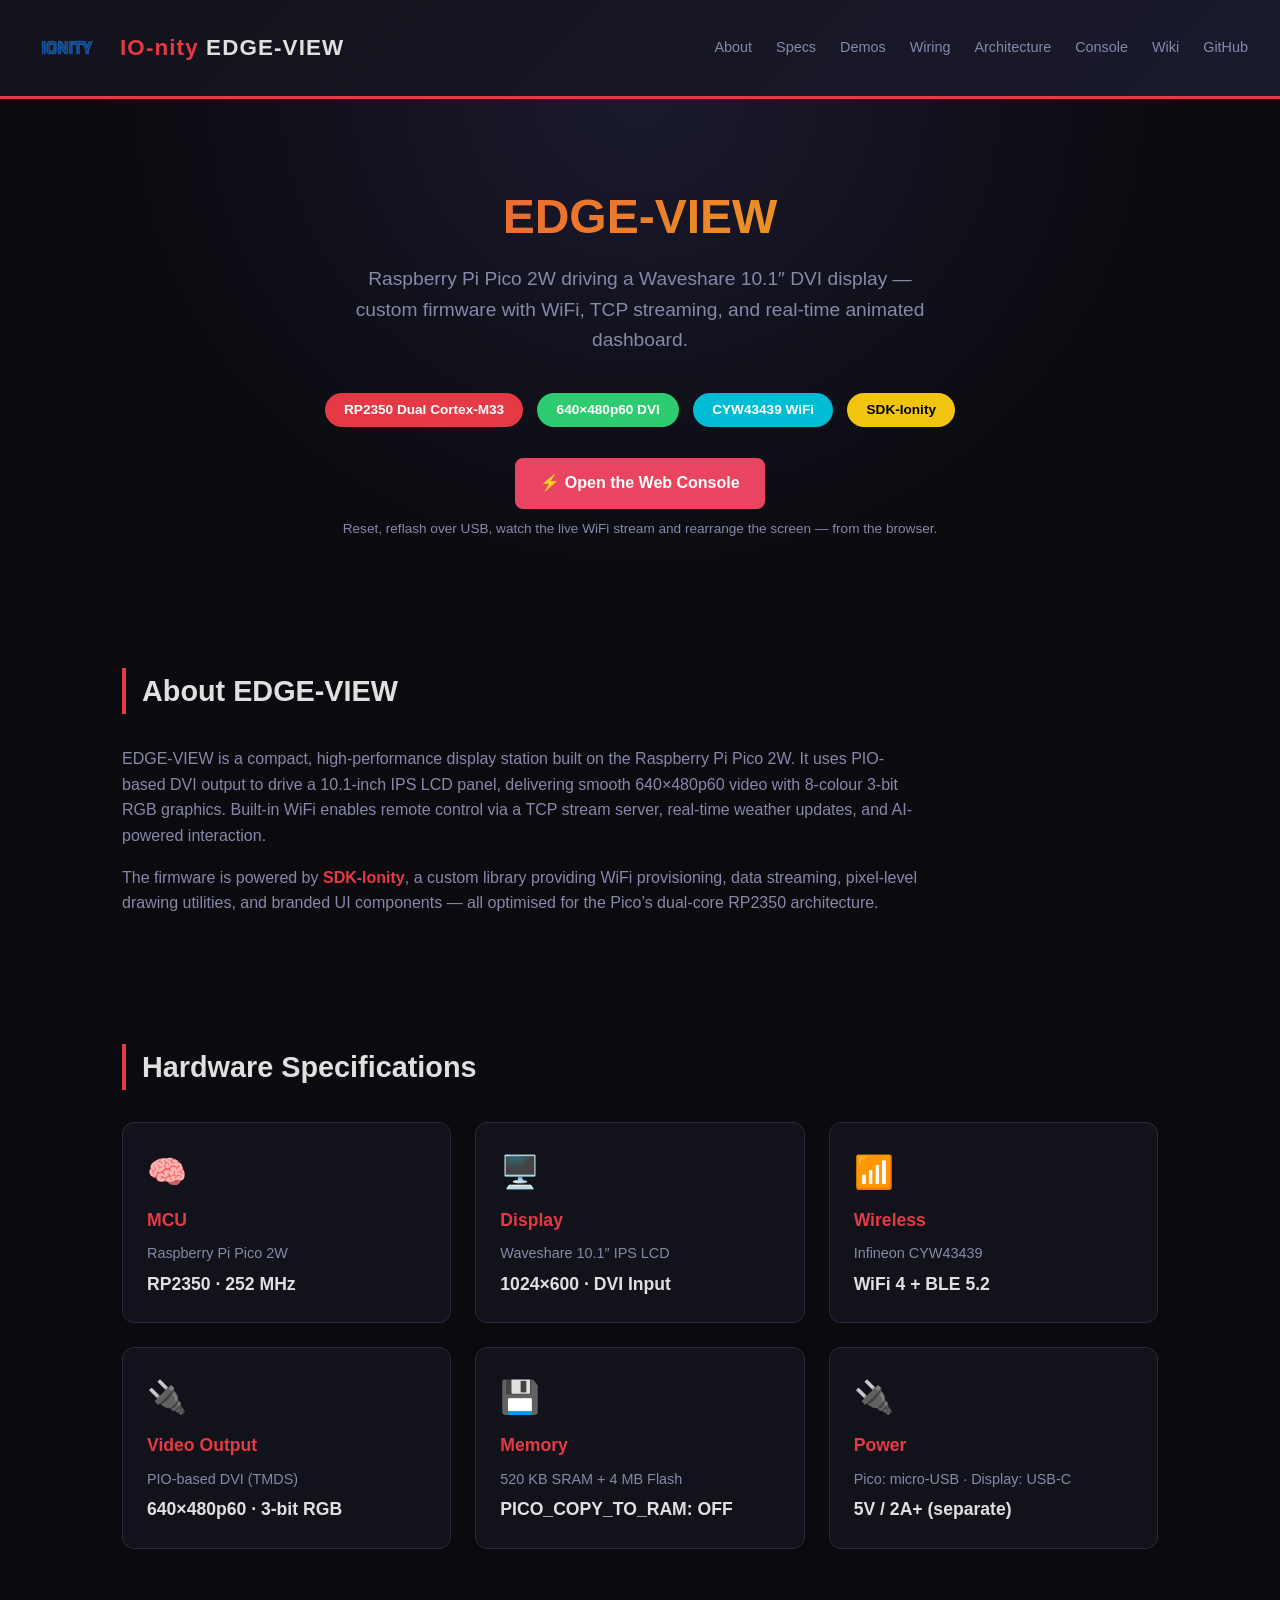
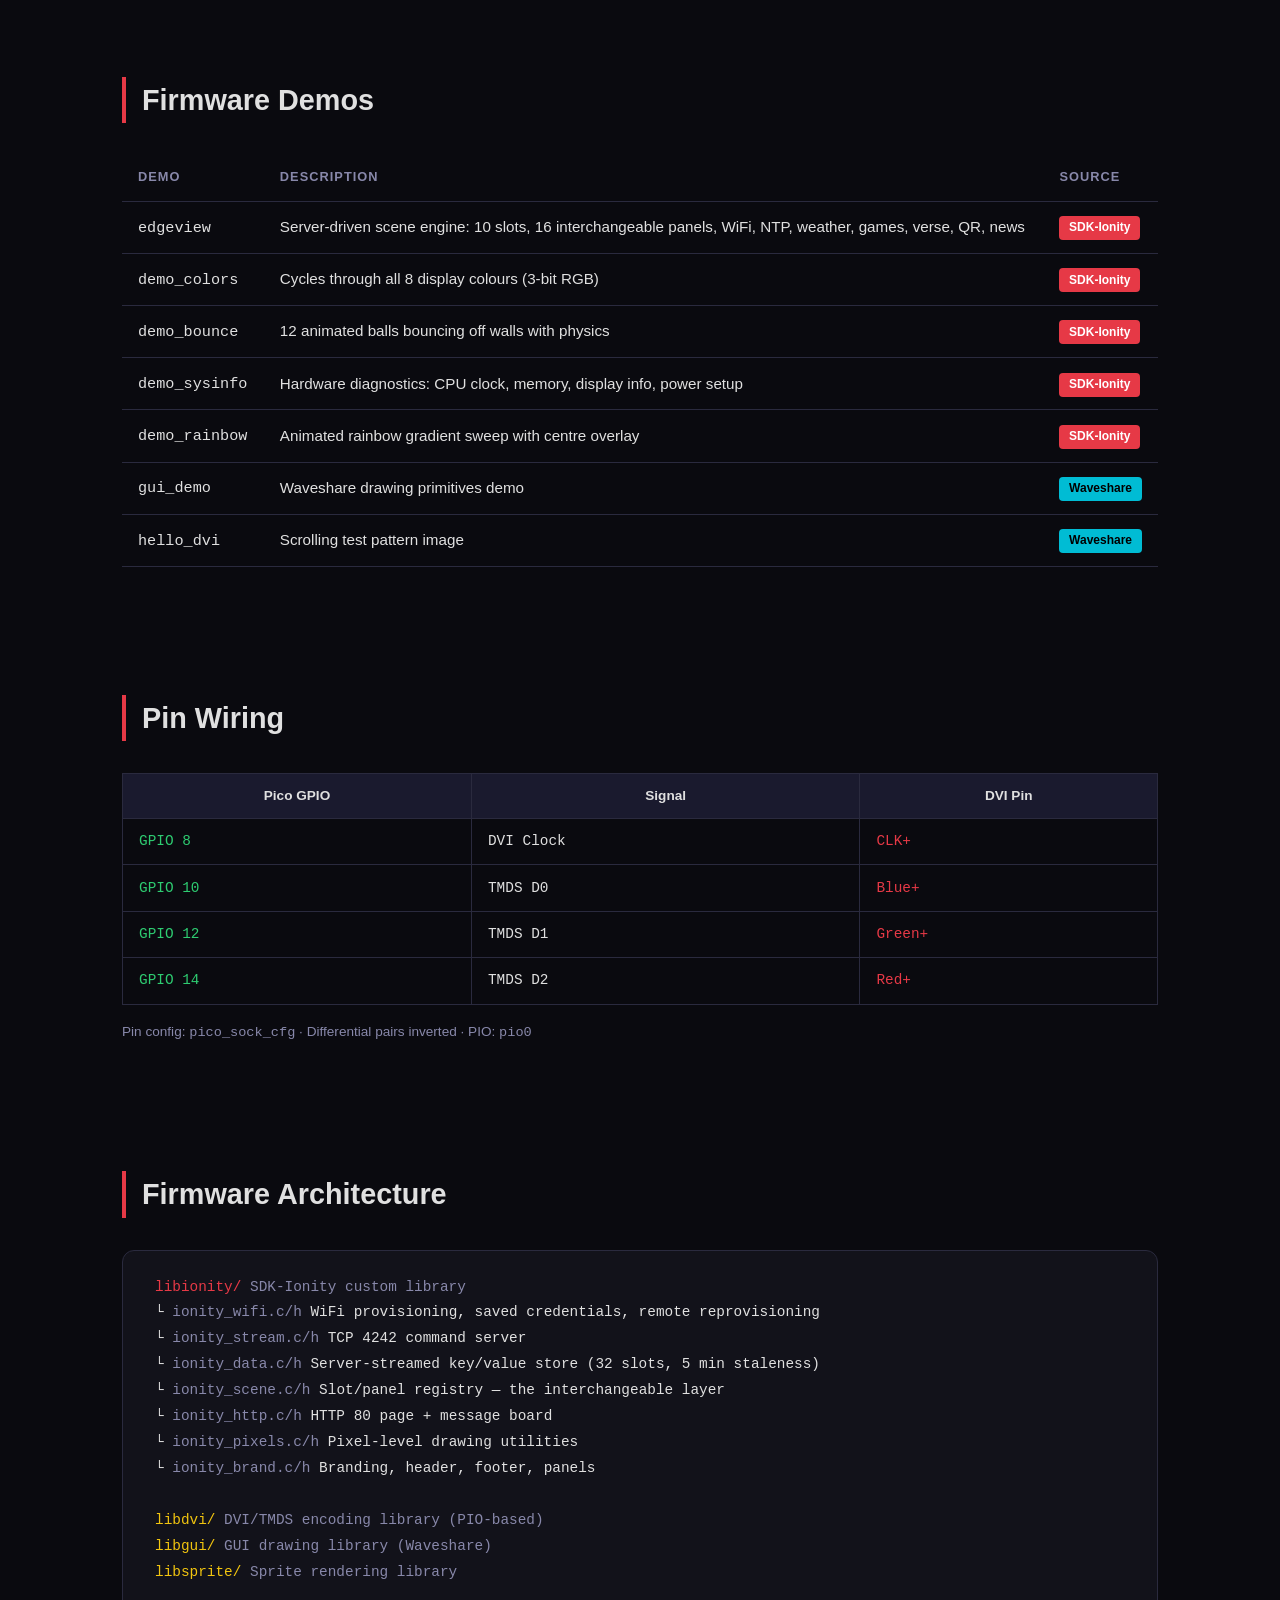
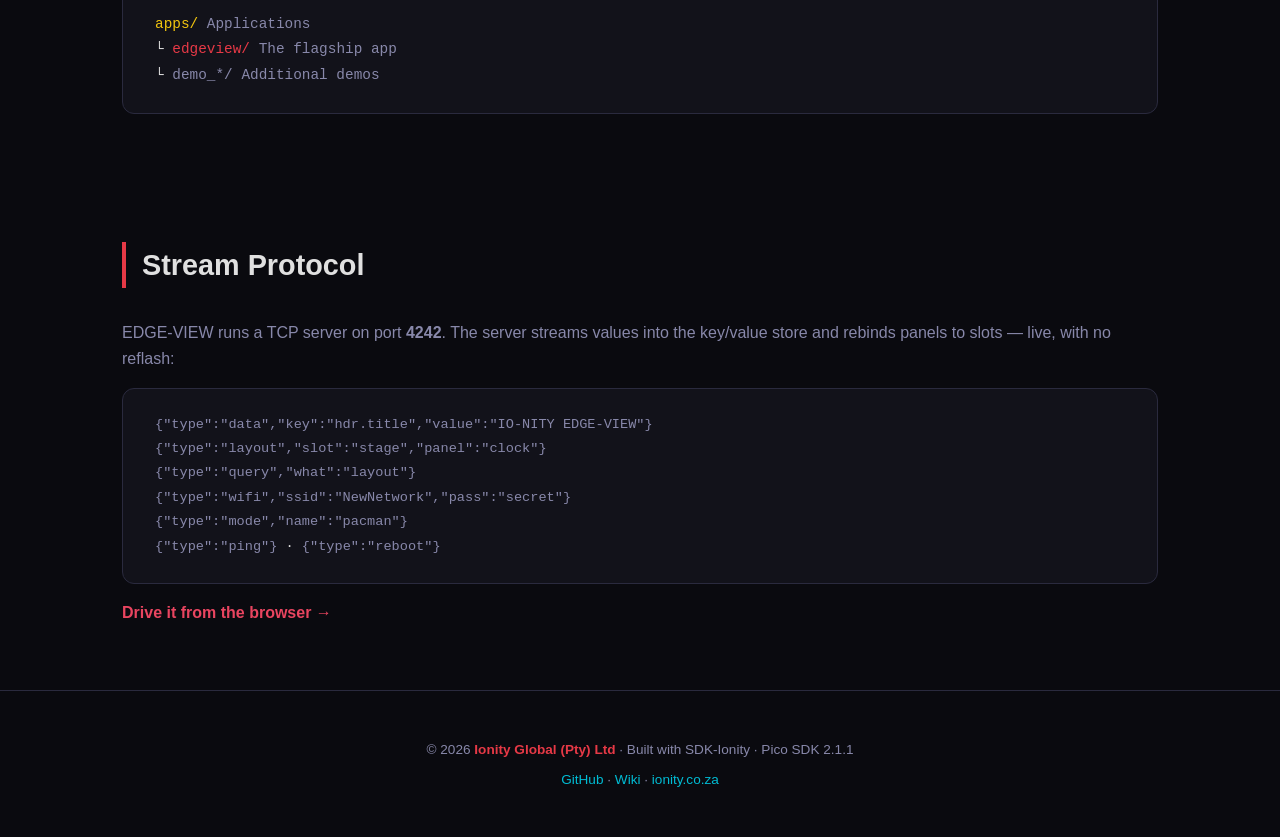
<file: docs/index.html>
<!DOCTYPE html>
<html lang="en">
<head>
    <meta charset="UTF-8">
    <meta name="viewport" content="width=device-width, initial-scale=1.0">
    <title>IO-nity EDGE-VIEW &mdash; server-driven Pico 2W display</title>
    <meta name="description" content="Raspberry Pi Pico 2W-powered DVI display station with WiFi, TCP streaming, and real-time dashboard.">
    <link rel="icon" type="image/x-icon" href="assets/ionity-logo.ico">
    <link rel="icon" type="image/png" sizes="32x32" href="assets/ionity-logo.ico">
    <style>
        :root {
            --red: #e63946;
            --red-dark: #b71c1c;
            --green: #2ecc71;
            --cyan: #00bcd4;
            --yellow: #f1c40f;
            --bg: #0a0a0f;
            --bg2: #12121a;
            --bg3: #1a1a2e;
            --text: #e0e0e0;
            --text-dim: #8888aa;
            --border: #2a2a3e;
        }
        * { margin: 0; padding: 0; box-sizing: border-box; }
        body {
            font-family: -apple-system, BlinkMacSystemFont, 'Segoe UI', Roboto, 'Helvetica Neue', Arial, sans-serif;
            background: var(--bg);
            color: var(--text);
            line-height: 1.6;
            overflow-x: hidden;
        }
        a { color: var(--cyan); text-decoration: none; }
        a:hover { color: var(--green); }

        /* ── Header ── */
        header {
            background: linear-gradient(135deg, var(--bg2) 0%, var(--bg3) 100%);
            border-bottom: 3px solid var(--red);
            padding: 1.5rem 2rem;
            display: flex;
            align-items: center;
            justify-content: space-between;
            flex-wrap: wrap;
            gap: 1rem;
        }
        header .logo {
            display: flex;
            align-items: center;
            gap: 1rem;
        }
        header .logo img { height: 48px; width: auto; }
        header .logo h1 {
            font-size: 1.4rem;
            font-weight: 700;
            letter-spacing: 0.05em;
        }
        header .logo h1 span { color: var(--red); }
        header nav { display: flex; gap: 1.5rem; flex-wrap: wrap; }
        header nav a {
            color: var(--text-dim);
            font-size: 0.9rem;
            font-weight: 500;
            transition: color 0.2s;
        }
        header nav a:hover { color: var(--red); }

        /* ── Hero ── */
        .hero {
            text-align: center;
            padding: 5rem 2rem 4rem;
            background: radial-gradient(ellipse at 50% 0%, var(--bg3) 0%, transparent 70%);
        }
        .hero h2 {
            font-size: 3rem;
            font-weight: 800;
            margin-bottom: 0.5rem;
            background: linear-gradient(135deg, var(--red), var(--yellow));
            -webkit-background-clip: text;
            -webkit-text-fill-color: transparent;
            background-clip: text;
        }
        .hero .subtitle {
            font-size: 1.2rem;
            color: var(--text-dim);
            max-width: 600px;
            margin: 0 auto 2rem;
        }
        .hero .badge {
            display: inline-block;
            background: var(--red);
            color: #fff;
            padding: 0.4rem 1.2rem;
            border-radius: 999px;
            font-size: 0.85rem;
            font-weight: 600;
            margin: 0.3rem;
        }
        .hero .badge.green { background: var(--green); }
        .hero .badge.cyan { background: var(--cyan); }
        .hero .badge.yellow { background: var(--yellow); color: #000; }

        /* ── Sections ── */
        section { padding: 4rem 2rem; max-width: 1100px; margin: 0 auto; }
        section h3 {
            font-size: 1.8rem;
            font-weight: 700;
            margin-bottom: 2rem;
            padding-left: 1rem;
            border-left: 4px solid var(--red);
        }
        section h4 {
            font-size: 1.1rem;
            font-weight: 600;
            margin-bottom: 0.5rem;
            color: var(--red);
        }

        /* ── Specs grid ── */
        .specs-grid {
            display: grid;
            grid-template-columns: repeat(auto-fit, minmax(280px, 1fr));
            gap: 1.5rem;
        }
        .spec-card {
            background: var(--bg2);
            border: 1px solid var(--border);
            border-radius: 12px;
            padding: 1.5rem;
            transition: border-color 0.2s, transform 0.2s;
        }
        .spec-card:hover {
            border-color: var(--red);
            transform: translateY(-2px);
        }
        .spec-card .icon { font-size: 2rem; margin-bottom: 0.5rem; }
        .spec-card p { color: var(--text-dim); font-size: 0.9rem; }
        .spec-card .value {
            font-size: 1.1rem;
            font-weight: 600;
            color: var(--text);
            margin-top: 0.3rem;
        }

        /* ── Demo table ── */
        .demo-table {
            width: 100%;
            border-collapse: collapse;
        }
        .demo-table th, .demo-table td {
            text-align: left;
            padding: 0.8rem 1rem;
            border-bottom: 1px solid var(--border);
        }
        .demo-table th {
            color: var(--text-dim);
            font-weight: 600;
            font-size: 0.8rem;
            text-transform: uppercase;
            letter-spacing: 0.08em;
        }
        .demo-table td { font-size: 0.95rem; }
        .demo-table tr:hover td { background: var(--bg2); }
        .demo-table .tag {
            display: inline-block;
            padding: 0.15rem 0.6rem;
            border-radius: 4px;
            font-size: 0.75rem;
            font-weight: 600;
        }
        .tag.custom { background: var(--red); color: #fff; }
        .tag.waveshare { background: var(--cyan); color: #000; }

        /* ── Wiring table ── */
        .wiring-table {
            width: 100%;
            border-collapse: collapse;
            margin: 1rem 0;
        }
        .wiring-table th, .wiring-table td {
            padding: 0.7rem 1rem;
            border: 1px solid var(--border);
        }
        .wiring-table th {
            background: var(--bg3);
            font-weight: 600;
            font-size: 0.85rem;
        }
        .wiring-table td { font-family: 'Courier New', monospace; font-size: 0.9rem; }
        .wiring-table .pin-dvi { color: var(--red); }
        .wiring-table .pin-gpio { color: var(--green); }

        /* ── Architecture ── */
        .arch-tree {
            background: var(--bg2);
            border: 1px solid var(--border);
            border-radius: 12px;
            padding: 1.5rem 2rem;
            font-family: 'Courier New', monospace;
            font-size: 0.9rem;
            line-height: 1.8;
        }
        .arch-tree .dir { color: var(--yellow); }
        .arch-tree .file { color: var(--text-dim); }
        .arch-tree .highlight { color: var(--red); }

        /* ── Footer ── */
        footer {
            text-align: center;
            padding: 3rem 2rem;
            border-top: 1px solid var(--border);
            color: var(--text-dim);
            font-size: 0.85rem;
        }
        footer .org { color: var(--red); font-weight: 600; }

        /* ── Responsive ── */
        @media (max-width: 600px) {
            header { flex-direction: column; align-items: flex-start; }
            .hero h2 { font-size: 2rem; }
            .hero { padding: 3rem 1rem; }
            section { padding: 2rem 1rem; }
        }
    </style>
</head>
<body>

<!-- ═══ Header ═══ -->
<header>
    <div class="logo">
        <img src="assets/ionity-logo.png" alt="IO-nity logo">
        <h1><span>IO-nity</span> EDGE-VIEW</h1>
    </div>
    <nav>
        <a href="#about">About</a>
        <a href="#specs">Specs</a>
        <a href="#demos">Demos</a>
        <a href="#wiring">Wiring</a>
        <a href="#arch">Architecture</a>
        <a href="app/">Console</a>
        <a href="https://github.com/Ionity-Global/Ionity-EDGE-VIEW/wiki">Wiki</a>
        <a href="https://github.com/Ionity-Global/Ionity-EDGE-VIEW">GitHub</a>
    </nav>
</header>

<!-- ═══ Hero ═══ -->
<section class="hero">
    <h2>EDGE-VIEW</h2>
    <p class="subtitle">Raspberry Pi Pico 2W driving a Waveshare 10.1&Prime; DVI display — custom firmware with WiFi, TCP streaming, and real-time animated dashboard.</p>
    <div>
        <span class="badge">RP2350 Dual Cortex-M33</span>
        <span class="badge green">640&times;480p60 DVI</span>
        <span class="badge cyan">CYW43439 WiFi</span>
        <span class="badge yellow">SDK-Ionity</span>
    </div>
    <p style="margin-top:1.6rem;">
        <a href="app/" style="display:inline-block;padding:0.8rem 1.6rem;border-radius:8px;background:#e94560;color:#fff;font-weight:700;text-decoration:none;">
            &#9889; Open the Web Console
        </a>
    </p>
    <p style="color:var(--text-dim);font-size:0.85rem;margin-top:0.6rem;">
        Reset, reflash over USB, watch the live WiFi stream and rearrange the screen &mdash; from the browser.
    </p>
</section>

<!-- ═══ About ═══ -->
<section id="about">
    <h3>About EDGE-VIEW</h3>
    <p style="margin-bottom:1rem;color:var(--text-dim);max-width:800px;">
        EDGE-VIEW is a compact, high-performance display station built on the Raspberry Pi Pico 2W.
        It uses PIO-based DVI output to drive a 10.1-inch IPS LCD panel, delivering smooth 640&times;480p60
        video with 8-colour 3-bit RGB graphics. Built-in WiFi enables remote control via a TCP stream
        server, real-time weather updates, and AI-powered interaction.
    </p>
    <p style="color:var(--text-dim);max-width:800px;">
        The firmware is powered by <strong style="color:var(--red);">SDK-Ionity</strong>, a custom library
        providing WiFi provisioning, data streaming, pixel-level drawing utilities, and branded UI components
        &mdash; all optimised for the Pico&rsquo;s dual-core RP2350 architecture.
    </p>
</section>

<!-- ═══ Specs ═══ -->
<section id="specs">
    <h3>Hardware Specifications</h3>
    <div class="specs-grid">
        <div class="spec-card">
            <div class="icon">&#x1F9E0;</div>
            <h4>MCU</h4>
            <p>Raspberry Pi Pico 2W</p>
            <div class="value">RP2350 &middot; 252 MHz</div>
        </div>
        <div class="spec-card">
            <div class="icon">&#x1F5A5;&#xFE0F;</div>
            <h4>Display</h4>
            <p>Waveshare 10.1&Prime; IPS LCD</p>
            <div class="value">1024&times;600 &middot; DVI Input</div>
        </div>
        <div class="spec-card">
            <div class="icon">&#x1F4F6;</div>
            <h4>Wireless</h4>
            <p>Infineon CYW43439</p>
            <div class="value">WiFi 4 + BLE 5.2</div>
        </div>
        <div class="spec-card">
            <div class="icon">&#x1F50C;</div>
            <h4>Video Output</h4>
            <p>PIO-based DVI (TMDS)</p>
            <div class="value">640&times;480p60 &middot; 3-bit RGB</div>
        </div>
        <div class="spec-card">
            <div class="icon">&#x1F4BE;</div>
            <h4>Memory</h4>
            <p>520 KB SRAM + 4 MB Flash</p>
            <div class="value">PICO_COPY_TO_RAM: OFF</div>
        </div>
        <div class="spec-card">
            <div class="icon">&#x1F50C;</div>
            <h4>Power</h4>
            <p>Pico: micro-USB &middot; Display: USB-C</p>
            <div class="value">5V / 2A+ (separate)</div>
        </div>
    </div>
</section>

<!-- ═══ Demos ═══ -->
<section id="demos">
    <h3>Firmware Demos</h3>
    <table class="demo-table">
        <thead>
            <tr><th>Demo</th><th>Description</th><th>Source</th></tr>
        </thead>
        <tbody>
            <tr>
                <td><code>edgeview</code></td>
                <td>Server-driven scene engine: 10 slots, 16 interchangeable panels, WiFi, NTP, weather, games, verse, QR, news</td>
                <td><span class="tag custom">SDK-Ionity</span></td>
            </tr>
            <tr>
                <td><code>demo_colors</code></td>
                <td>Cycles through all 8 display colours (3-bit RGB)</td>
                <td><span class="tag custom">SDK-Ionity</span></td>
            </tr>
            <tr>
                <td><code>demo_bounce</code></td>
                <td>12 animated balls bouncing off walls with physics</td>
                <td><span class="tag custom">SDK-Ionity</span></td>
            </tr>
            <tr>
                <td><code>demo_sysinfo</code></td>
                <td>Hardware diagnostics: CPU clock, memory, display info, power setup</td>
                <td><span class="tag custom">SDK-Ionity</span></td>
            </tr>
            <tr>
                <td><code>demo_rainbow</code></td>
                <td>Animated rainbow gradient sweep with centre overlay</td>
                <td><span class="tag custom">SDK-Ionity</span></td>
            </tr>
            <tr>
                <td><code>gui_demo</code></td>
                <td>Waveshare drawing primitives demo</td>
                <td><span class="tag waveshare">Waveshare</span></td>
            </tr>
            <tr>
                <td><code>hello_dvi</code></td>
                <td>Scrolling test pattern image</td>
                <td><span class="tag waveshare">Waveshare</span></td>
            </tr>
        </tbody>
    </table>
</section>

<!-- ═══ Wiring ═══ -->
<section id="wiring">
    <h3>Pin Wiring</h3>
    <table class="wiring-table">
        <thead>
            <tr><th>Pico GPIO</th><th>Signal</th><th>DVI Pin</th></tr>
        </thead>
        <tbody>
            <tr><td class="pin-gpio">GPIO 8</td><td>DVI Clock</td><td class="pin-dvi">CLK+</td></tr>
            <tr><td class="pin-gpio">GPIO 10</td><td>TMDS D0</td><td class="pin-dvi">Blue+</td></tr>
            <tr><td class="pin-gpio">GPIO 12</td><td>TMDS D1</td><td class="pin-dvi">Green+</td></tr>
            <tr><td class="pin-gpio">GPIO 14</td><td>TMDS D2</td><td class="pin-dvi">Red+</td></tr>
        </tbody>
    </table>
    <p style="color:var(--text-dim);font-size:0.85rem;margin-top:0.5rem;">
        Pin config: <code>pico_sock_cfg</code> &middot; Differential pairs inverted &middot; PIO: <code>pio0</code>
    </p>
</section>

<!-- ═══ Architecture ═══ -->
<section id="arch">
    <h3>Firmware Architecture</h3>
    <div class="arch-tree">
        <span class="highlight">libionity/</span>        <span class="file">SDK-Ionity custom library</span><br>
        &boxur; <span class="file">ionity_wifi.c/h</span>    WiFi provisioning, saved credentials, remote reprovisioning<br>
        &boxur; <span class="file">ionity_stream.c/h</span>  TCP 4242 command server<br>
        &boxur; <span class="file">ionity_data.c/h</span>    Server-streamed key/value store (32 slots, 5 min staleness)<br>
        &boxur; <span class="file">ionity_scene.c/h</span>   Slot/panel registry &mdash; the interchangeable layer<br>
        &boxur; <span class="file">ionity_http.c/h</span>    HTTP 80 page + message board<br>
        &boxur; <span class="file">ionity_pixels.c/h</span>  Pixel-level drawing utilities<br>
        &boxur; <span class="file">ionity_brand.c/h</span>   Branding, header, footer, panels<br>
        <br>
        <span class="dir">libdvi/</span>          <span class="file">DVI/TMDS encoding library (PIO-based)</span><br>
        <span class="dir">libgui/</span>          <span class="file">GUI drawing library (Waveshare)</span><br>
        <span class="dir">libsprite/</span>       <span class="file">Sprite rendering library</span><br>
        <br>
        <span class="dir">apps/</span>            <span class="file">Applications</span><br>
        &boxur; <span class="highlight">edgeview/</span>  <span class="file">The flagship app</span><br>
        &boxur; <span class="file">demo_*/</span>          <span class="file">Additional demos</span>
    </div>
</section>

<!-- ═══ Stream Protocol ═══ -->
<section>
    <h3>Stream Protocol</h3>
    <p style="color:var(--text-dim);margin-bottom:1rem;">
        EDGE-VIEW runs a TCP server on port <strong>4242</strong>. The server streams values into the
        key/value store and rebinds panels to slots &mdash; live, with no reflash:
    </p>
    <div class="arch-tree" style="font-size:0.85rem;">
        <span class="file">{&quot;type&quot;:&quot;data&quot;,&quot;key&quot;:&quot;hdr.title&quot;,&quot;value&quot;:&quot;IO-NITY EDGE-VIEW&quot;}</span><br>
        <span class="file">{&quot;type&quot;:&quot;layout&quot;,&quot;slot&quot;:&quot;stage&quot;,&quot;panel&quot;:&quot;clock&quot;}</span><br>
        <span class="file">{&quot;type&quot;:&quot;query&quot;,&quot;what&quot;:&quot;layout&quot;}</span><br>
        <span class="file">{&quot;type&quot;:&quot;wifi&quot;,&quot;ssid&quot;:&quot;NewNetwork&quot;,&quot;pass&quot;:&quot;secret&quot;}</span><br>
        <span class="file">{&quot;type&quot;:&quot;mode&quot;,&quot;name&quot;:&quot;pacman&quot;}</span><br>
        <span class="file">{&quot;type&quot;:&quot;ping&quot;}</span> &middot;
        <span class="file">{&quot;type&quot;:&quot;reboot&quot;}</span>
    </div>
    <p style="margin-top:1rem;">
        <a href="app/" style="color:var(--accent,#e94560);font-weight:600;">Drive it from the browser &rarr;</a>
    </p>
</section>

<!-- ═══ Footer ═══ -->
<footer>
    <p>&copy; 2026 <span class="org">Ionity Global (Pty) Ltd</span> &middot; Built with SDK-Ionity &middot; Pico SDK 2.1.1</p>
    <p style="margin-top:0.5rem;">
        <a href="https://github.com/Ionity-Global/Ionity-EDGE-VIEW">GitHub</a> &middot;
        <a href="https://github.com/Ionity-Global/Ionity-EDGE-VIEW/wiki">Wiki</a> &middot;
        <a href="https://www.ionity.co.za">ionity.co.za</a>
    </p>
</footer>

</body>
</html>
</file>
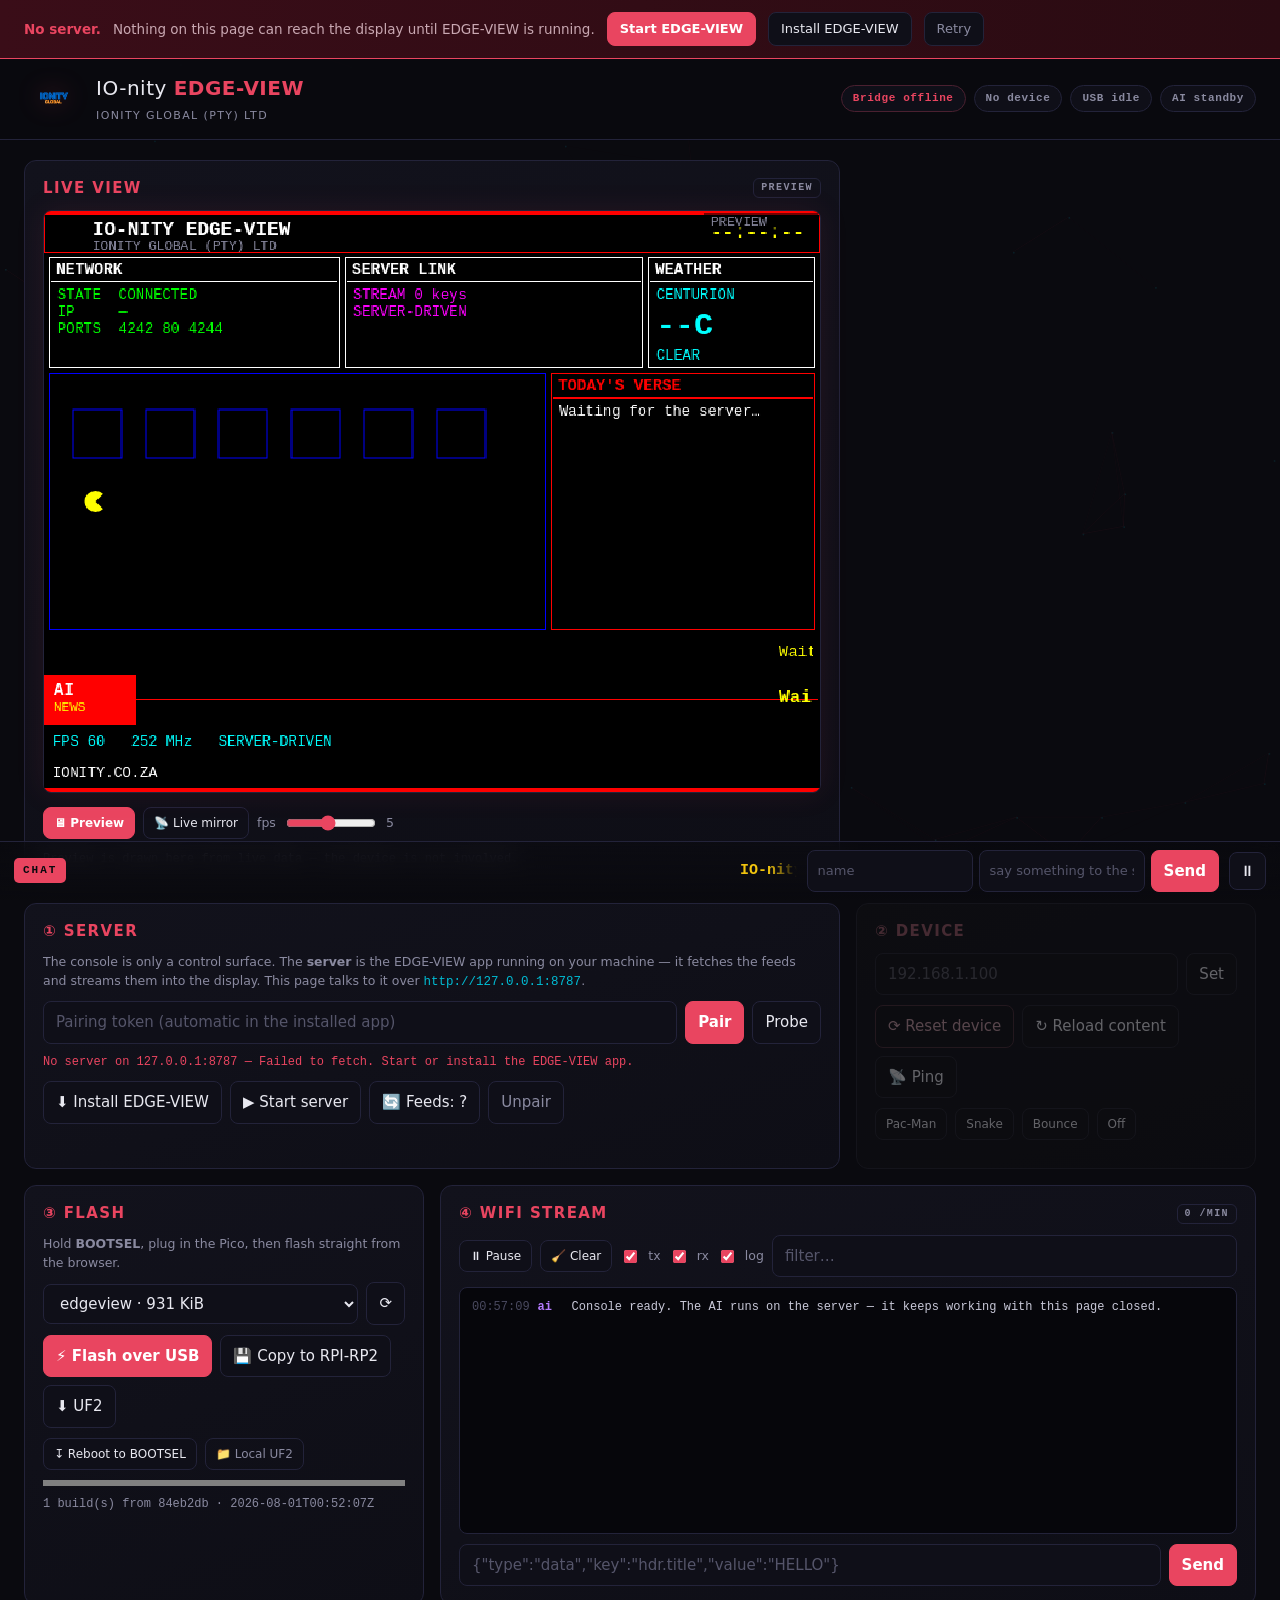
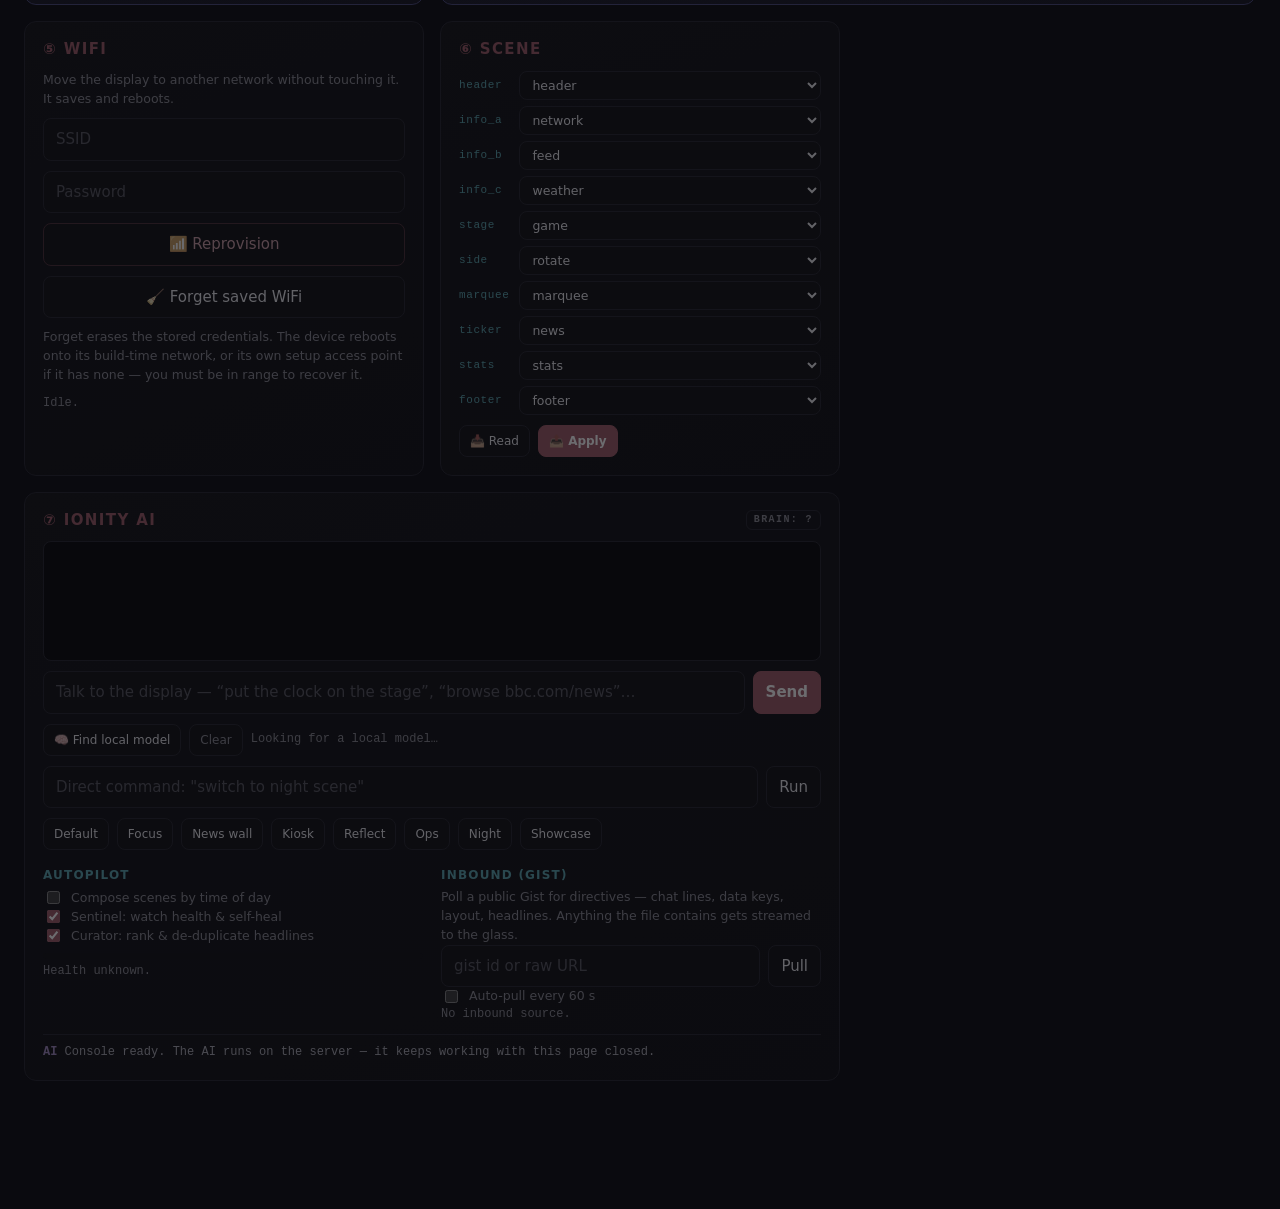
<file: docs/app/index.html>
<!DOCTYPE html>
<html lang="en">
<head>
<meta charset="utf-8" />
<meta name="viewport" content="width=device-width, initial-scale=1" />
<title>IO-nity EDGE-VIEW · Web Console</title>
<meta name="description" content="Browser control console for the IO-nity EDGE-VIEW server-driven Pico 2W display: reset, reflash, live WiFi stream and AI scene control." />
<meta name="color-scheme" content="dark" />
<link rel="icon" href="img/ionity.png" />
<link rel="stylesheet" href="styles.css" />
</head>
<body>

<canvas id="bgfx" aria-hidden="true"></canvas>

<div class="offline-banner" id="offlineBanner" hidden>
  <b>No server.</b>
  <span>Nothing on this page can reach the display until EDGE-VIEW is running.</span>
  <button id="btnBannerStart" class="primary">Start EDGE-VIEW</button>
  <a class="btn" href="https://github.com/Ionity-Global/Ionity-EDGE-VIEW/releases/download/edgeview-latest/EdgeView-Setup.exe">Install EDGE-VIEW</a>
  <button id="btnBannerRetry" class="ghost">Retry</button>
</div>

<header class="topbar">
  <div class="brand">
    <img class="mark" src="img/ionity.png" alt="Ionity Global" />
    <div>
      <h1>IO-nity <b>EDGE-VIEW</b></h1>
      <small>Ionity Global (Pty) Ltd</small>
    </div>
  </div>
  <div class="pills">
    <span class="pill" id="pillBridge" data-state="off">Bridge offline</span>
    <span class="pill" id="pillDevice" data-state="off">No device</span>
    <span class="pill" id="pillUsb" data-state="off">USB idle</span>
    <span class="pill" id="pillAi" data-state="off">AI standby</span>
  </div>
</header>

<main class="grid">

  <!-- ─────────── Live view ─────────── -->
  <section class="card span2 view" id="cardView">
    <h2>Live view <span class="chip" id="viewStatus">preview</span></h2>
    <div class="screen">
      <canvas id="previewCanvas" width="640" height="480"></canvas>
      <canvas id="mirrorCanvas" width="160" height="120" hidden></canvas>
    </div>
    <div class="row wrap small">
      <button id="btnSourcePreview" class="primary">🖥 Preview</button>
      <button id="btnSourceMirror">📡 Live mirror</button>
      <label class="chk" title="Frames per second requested from the device">
        fps <input id="mirrorFps" type="range" min="1" max="10" value="5" />
        <span id="mirrorFpsLabel">5</span>
      </label>
      <span class="state" id="viewNote">Preview is drawn here from live data — the device is not involved.</span>
    </div>
  </section>

  <!-- ─────────── Server / bridge ─────────── -->
  <section class="card span2" id="cardServer">
    <h2>① Server</h2>
    <p class="hint">
      The console is only a control surface. The <b>server</b> is the EDGE-VIEW app running on your
      machine — it fetches the feeds and streams them into the display. This page talks to it over
      <code>http://127.0.0.1:8787</code>.
    </p>
    <div class="row">
      <input id="tokenInput" type="password" placeholder="Pairing token (automatic in the installed app)" autocomplete="off" />
      <button id="btnPair" class="primary">Pair</button>
      <button id="btnProbe">Probe</button>
    </div>
    <div id="serverState" class="state">Looking for a server…</div>
    <div class="row wrap" id="serverActions">
      <a class="btn" id="btnDownloadServer" href="https://github.com/Ionity-Global/Ionity-EDGE-VIEW/releases/download/edgeview-latest/EdgeView-Setup.exe">⬇ Install EDGE-VIEW</a>
      <button id="btnStartServer">▶ Start server</button>
      <button id="btnFeeds">🔄 Feeds: ?</button>
      <button id="btnDetach" class="ghost">Unpair</button>
    </div>
  </section>

  <!-- ─────────── Device power ─────────── -->
  <section class="card needs-server" id="cardDevice">
    <h2>② Device</h2>
    <div class="row">
      <input id="ipInput" placeholder="192.168.1.100" />
      <button id="btnSetIp">Set</button>
    </div>
    <div class="row wrap">
      <button id="btnReset" class="danger">⟳ Reset device</button>
      <button id="btnReload">↻ Reload content</button>
      <button id="btnPing">📡 Ping</button>
    </div>
    <div class="row wrap small">
      <button data-mode="pacman">Pac-Man</button>
      <button data-mode="snake">Snake</button>
      <button data-mode="bounce">Bounce</button>
      <button data-mode="off">Off</button>
    </div>
    <ul id="deviceList" class="list"></ul>
  </section>

  <!-- ─────────── Flash ─────────── -->
  <section class="card" id="cardFlash">
    <h2>③ Flash</h2>
    <p class="hint">Hold <b>BOOTSEL</b>, plug in the Pico, then flash straight from the browser.</p>
    <div class="row">
      <select id="fwSelect"><option value="">Loading builds…</option></select>
      <button id="btnRefreshFw" title="Reload build list">⟳</button>
    </div>
    <div class="row wrap">
      <button id="btnFlashUsb" class="primary">⚡ Flash over USB</button>
      <button id="btnFlashDrive">💾 Copy to RPI-RP2</button>
      <button id="btnDownloadUf2">⬇ UF2</button>
    </div>
    <div class="row wrap small">
      <button id="btnBootsel">↧ Reboot to BOOTSEL</button>
      <label class="file">📁 Local UF2<input id="fwFile" type="file" accept=".uf2" hidden /></label>
    </div>
    <progress id="flashProgress" value="0" max="1"></progress>
    <div id="flashState" class="state">Idle.</div>
  </section>

  <!-- ─────────── WiFi stream ─────────── -->
  <section class="card span2 tall" id="cardStream">
    <h2>④ WiFi stream <span class="chip" id="streamRate">0 /min</span></h2>
    <div class="row wrap small">
      <button id="btnStreamPause">⏸ Pause</button>
      <button id="btnStreamClear">🧹 Clear</button>
      <label class="chk"><input type="checkbox" id="chkTx" checked /> tx</label>
      <label class="chk"><input type="checkbox" id="chkRx" checked /> rx</label>
      <label class="chk"><input type="checkbox" id="chkLog" checked /> log</label>
      <input id="streamFilter" placeholder="filter…" />
    </div>
    <div id="streamBox" class="stream" role="log" aria-live="polite"></div>
    <div class="row">
      <input id="rawInput" placeholder='{"type":"data","key":"hdr.title","value":"HELLO"}' spellcheck="false" />
      <button id="btnRawSend" class="primary">Send</button>
    </div>
  </section>

  <!-- ─────────── WiFi provisioning ─────────── -->
  <section class="card needs-server" id="cardWifi">
    <h2>⑤ WiFi</h2>
    <p class="hint">Move the display to another network without touching it. It saves and reboots.</p>
    <div class="row"><input id="ssidInput" placeholder="SSID" maxlength="32" /></div>
    <div class="row"><input id="passInput" type="password" placeholder="Password" maxlength="63" /></div>
    <button id="btnWifi" class="danger wide">📶 Reprovision</button>
    <button id="btnWifiReset" class="wide">🧹 Forget saved WiFi</button>
    <p class="hint">Forget erases the stored credentials. The device reboots onto its build-time
      network, or its own setup access point if it has none — you must be in range to recover it.</p>
    <div id="wifiState" class="state">Idle.</div>
  </section>

  <!-- ─────────── Scene ─────────── -->
  <section class="card needs-server" id="cardScene">
    <h2>⑥ Scene</h2>
    <div id="slotGrid" class="slots"></div>
    <div class="row wrap small">
      <button id="btnReadLayout">📥 Read</button>
      <button id="btnApplyLayout" class="primary">📤 Apply</button>
    </div>
  </section>

  <!-- ─────────── AI ─────────── -->
  <section class="card span2 needs-server" id="cardAi">
    <h2>⑦ Ionity AI <span class="chip" id="brainChip">brain: ?</span></h2>

    <div class="chatlog" id="chatLog"></div>
    <div class="row">
      <input id="chatInput" placeholder="Talk to the display — “put the clock on the stage”, “browse bbc.com/news”…" />
      <button id="btnChatSend" class="primary">Send</button>
    </div>
    <div class="row wrap small">
      <button id="btnBrainProbe">🧠 Find local model</button>
      <button id="btnChatClear" class="ghost">Clear</button>
      <span class="state" id="brainState">Looking for a local model…</span>
    </div>

    <div class="row">
      <input id="aiInput" placeholder='Direct command: "switch to night scene"' />
      <button id="btnAiRun">Run</button>
    </div>
    <div class="row wrap small" id="aiPresets"></div>
    <div class="ai-cols">
      <div>
        <h3>Autopilot</h3>
        <label class="chk"><input type="checkbox" id="chkAutopilot" /> Compose scenes by time of day</label>
        <label class="chk"><input type="checkbox" id="chkSentinel" checked /> Sentinel: watch health &amp; self-heal</label>
        <label class="chk"><input type="checkbox" id="chkCurator" checked /> Curator: rank &amp; de-duplicate headlines</label>
        <div class="gauge"><div id="healthBar"></div></div>
        <div id="healthText" class="state">Health unknown.</div>
      </div>
      <div>
        <h3>Inbound (Gist)</h3>
        <p class="hint">Poll a public Gist for directives — chat lines, data keys, layout, headlines. Anything the file contains gets streamed to the glass.</p>
        <div class="row">
          <input id="gistInput" placeholder="gist id or raw URL" />
          <button id="btnGistPoll">Pull</button>
        </div>
        <label class="chk"><input type="checkbox" id="chkGistAuto" /> Auto-pull every 60 s</label>
        <div id="gistState" class="state">No inbound source.</div>
      </div>
    </div>
    <div id="aiLog" class="ailog"></div>
  </section>

</main>

<!-- ─────────── Floating chat crawl ─────────── -->
<div class="crawl" id="crawl">
  <div class="crawl-tag">CHAT</div>
  <div class="crawl-track"><div class="crawl-line" id="crawlLine">Waiting for the server…</div></div>
  <form class="crawl-say" id="crawlForm">
    <input id="crawlName" placeholder="name" maxlength="16" />
    <input id="crawlText" placeholder="say something to the screen…" maxlength="140" />
    <button class="primary">Send</button>
  </form>
  <button class="crawl-toggle" id="crawlToggle" title="Pause crawl">⏸</button>
</div>

<script type="module" src="js/app.js"></script>
</body>
</html>
</file>
<file: docs/app/styles.css>
:root {
  --bg: #0a0a0f;
  --panel: #12121c;
  --panel2: #16213e;
  --line: #23233a;
  --ink: #e8e8f0;
  --dim: #8a8aa0;
  --red: #e94560;
  --cyan: #00bcd4;
  --green: #44ff88;
  --amber: #f1c40f;
  --mono: ui-monospace, "Cascadia Mono", Consolas, monospace;
}

* { box-sizing: border-box; }

html, body {
  margin: 0;
  padding: 0;
  background: var(--bg);
  color: var(--ink);
  font: 15px/1.5 system-ui, "Segoe UI", Roboto, sans-serif;
  min-height: 100%;
}

body { padding-bottom: 96px; }

#bgfx {
  position: fixed;
  inset: 0;
  width: 100%;
  height: 100%;
  z-index: 0;
  opacity: 0.35;
  pointer-events: none;
}

/* ── top bar ── */
.topbar {
  position: sticky;
  top: 0;
  z-index: 20;
  display: flex;
  align-items: center;
  justify-content: space-between;
  gap: 16px;
  flex-wrap: wrap;
  padding: 14px 24px;
  background: rgba(10, 10, 15, 0.82);
  backdrop-filter: blur(10px);
  border-bottom: 1px solid var(--line);
}

.brand { display: flex; align-items: center; gap: 12px; }
.brand .mark { height: 40px; width: auto; filter: drop-shadow(0 0 12px #e9456055); }
.brand h1 { margin: 0; font-size: 20px; font-weight: 500; letter-spacing: 0.5px; }
.brand h1 b { color: var(--red); font-weight: 800; }
.brand small { color: var(--dim); font-size: 11px; letter-spacing: 1.4px; text-transform: uppercase; }

.pills { display: flex; gap: 8px; flex-wrap: wrap; }
.pill {
  font: 600 11px/1 var(--mono);
  letter-spacing: 0.6px;
  padding: 7px 11px;
  border-radius: 999px;
  border: 1px solid var(--line);
  background: #0f0f18;
  color: var(--dim);
  white-space: nowrap;
}
.pill[data-state="on"] { color: var(--green); border-color: #1d4a33; box-shadow: 0 0 14px #44ff8825; }
.pill[data-state="busy"] { color: var(--amber); border-color: #4a4020; }
.pill[data-state="err"] { color: var(--red); border-color: #4a2030; }

/* ── layout ── */
.grid {
  position: relative;
  z-index: 1;
  display: grid;
  grid-template-columns: repeat(auto-fit, minmax(330px, 1fr));
  gap: 16px;
  padding: 20px 24px 32px;
  max-width: 1500px;
  margin: 0 auto;
}
.span2 { grid-column: span 2; }
@media (max-width: 760px) { .span2 { grid-column: span 1; } }

.card {
  background: linear-gradient(160deg, var(--panel) 0%, #0e0e16 100%);
  border: 1px solid var(--line);
  border-radius: 12px;
  padding: 16px 18px 18px;
  display: flex;
  flex-direction: column;
  gap: 10px;
}
.card h2 {
  margin: 0;
  font-size: 15px;
  letter-spacing: 1.4px;
  text-transform: uppercase;
  color: var(--red);
  display: flex;
  align-items: center;
  gap: 10px;
}
.card h3 { margin: 6px 0 4px; font-size: 12px; letter-spacing: 1.2px; color: var(--cyan); text-transform: uppercase; }

.hint { margin: 0; font-size: 12.5px; color: var(--dim); }
.hint code { color: var(--cyan); font-family: var(--mono); }
.state { font: 12px/1.45 var(--mono); color: var(--dim); word-break: break-word; }
.state.ok { color: var(--green); }
.state.err { color: var(--red); }

.chip {
  margin-left: auto;
  font: 600 10px/1 var(--mono);
  color: var(--dim);
  border: 1px solid var(--line);
  padding: 4px 7px;
  border-radius: 6px;
}

/* ── controls ── */
.row { display: flex; gap: 8px; align-items: center; }
.row.wrap { flex-wrap: wrap; }
.row.small button { font-size: 12px; padding: 6px 10px; }

input, select, button, .btn {
  font: inherit;
  border-radius: 8px;
  border: 1px solid var(--line);
  background: #0f0f18;
  color: var(--ink);
  padding: 9px 12px;
  transition: border-color .15s, background .15s, transform .05s;
}
input, select { flex: 1; min-width: 0; }
input:focus, select:focus { outline: none; border-color: var(--cyan); }
input::placeholder { color: #55556a; }

button, .btn {
  cursor: pointer;
  white-space: nowrap;
  text-decoration: none;
  display: inline-block;
}
button:hover, .btn:hover { border-color: var(--cyan); background: #16162a; }
button:active { transform: translateY(1px); }
button:disabled { opacity: .45; cursor: not-allowed; }
button.primary { background: var(--red); border-color: var(--red); color: #fff; font-weight: 700; }
button.primary:hover { background: #ff5a75; }
button.danger { border-color: #6b2337; color: #ff8fa3; }
button.danger:hover { background: #2a1220; }
button.ghost { color: var(--dim); }
button.wide { width: 100%; }

label.chk { display: flex; align-items: center; gap: 8px; font-size: 12.5px; color: var(--dim); cursor: pointer; }
label.chk input { flex: none; accent-color: var(--red); }
label.file { cursor: pointer; font-size: 12px; padding: 6px 10px; border: 1px solid var(--line); border-radius: 8px; color: var(--dim); }
label.file:hover { border-color: var(--cyan); }

progress { width: 100%; height: 6px; accent-color: var(--red); background: #0f0f18; border: none; border-radius: 3px; }

.list { list-style: none; margin: 0; padding: 0; font: 12px/1.8 var(--mono); color: var(--dim); }
.list li { cursor: pointer; }
.list li:hover { color: var(--cyan); }

/* ── offline state ── */
.offline-banner {
  position: sticky;
  top: 0;
  z-index: 40;
  display: flex;
  align-items: center;
  gap: 12px;
  flex-wrap: wrap;
  padding: 12px 24px;
  background: linear-gradient(90deg, #3a0d18, #2a0b12);
  border-bottom: 1px solid var(--red);
  font-size: 13.5px;
  color: #ffd9e0;
}
.offline-banner b { color: var(--red); }
.offline-banner span { color: #c9a8b2; }
.offline-banner button, .offline-banner .btn { padding: 6px 12px; font-size: 13px; }

/* Anything that needs the server says so instead of failing silently. */
body.offline .needs-server {
  opacity: 0.4;
  pointer-events: none;
  filter: grayscale(0.6);
}
body.offline .card { position: relative; }

/* ── live view ── */
.view .screen {
  position: relative;
  width: 100%;
  aspect-ratio: 4 / 3;
  background: #000;
  border: 1px solid var(--line);
  border-radius: 8px;
  overflow: hidden;
  box-shadow: inset 0 0 60px #00000080, 0 0 30px #e9456018;
}
.view canvas {
  position: absolute;
  inset: 0;
  width: 100%;
  height: 100%;
  display: block;
  image-rendering: pixelated;
}
.view canvas[hidden] { display: none; }
#mirrorFps { flex: none; width: 90px; accent-color: var(--red); }

/* ── stream box ── */
.tall { min-height: 420px; }
.stream {
  flex: 1;
  min-height: 240px;
  max-height: 340px;
  overflow-y: auto;
  background: #06060b;
  border: 1px solid var(--line);
  border-radius: 8px;
  padding: 10px 12px;
  font: 12px/1.55 var(--mono);
  scrollbar-width: thin;
}
.stream .l { display: flex; gap: 8px; }
.stream .t { color: #4a4a60; flex: none; }
.stream .d { flex: none; font-weight: 700; width: 26px; }
.stream .d.tx { color: var(--cyan); }
.stream .d.rx { color: var(--green); }
.stream .d.err { color: var(--red); }
.stream .d.log { color: var(--amber); }
.stream .d.ai { color: #b57bff; }
.stream .p { color: #c8c8d8; word-break: break-all; }

/* ── scene slots ── */
.slots { display: grid; grid-template-columns: auto 1fr; gap: 6px 10px; align-items: center; }
.slots label { font: 11px/1 var(--mono); color: var(--cyan); letter-spacing: .6px; }
.slots select { padding: 5px 8px; font-size: 12.5px; }

/* ── AI ── */
.ai-cols { display: grid; grid-template-columns: 1fr 1fr; gap: 18px; }
@media (max-width: 760px) { .ai-cols { grid-template-columns: 1fr; } }

.gauge { height: 6px; background: #0f0f18; border-radius: 3px; overflow: hidden; margin: 8px 0 4px; }
#healthBar { height: 100%; width: 0; background: linear-gradient(90deg, var(--red), var(--amber), var(--green)); transition: width .6s; }

.ailog {
  max-height: 130px;
  overflow-y: auto;
  font: 12px/1.6 var(--mono);
  color: #a9a9c0;
  border-top: 1px solid var(--line);
  padding-top: 8px;
}
.ailog b { color: #b57bff; }

.chatlog {
  min-height: 120px;
  max-height: 220px;
  overflow-y: auto;
  background: #06060b;
  border: 1px solid var(--line);
  border-radius: 8px;
  padding: 10px 12px;
  font: 13px/1.6 var(--mono);
}
.chatlog .me { color: var(--cyan); }
.chatlog .ai { color: #e8e8f0; }
.chatlog .ai b { color: #b57bff; }
.chatlog .me b { color: var(--cyan); }

/* ── chat crawl ── */
.crawl {
  position: fixed;
  left: 0; right: 0; bottom: 0;
  z-index: 30;
  display: flex;
  align-items: center;
  gap: 10px;
  padding: 8px 14px;
  background: linear-gradient(180deg, rgba(10,10,15,.55), rgba(10,10,15,.97));
  backdrop-filter: blur(12px);
  border-top: 1px solid var(--line);
}
.crawl-tag {
  font: 800 11px/1 var(--mono);
  letter-spacing: 2px;
  color: var(--bg);
  background: var(--red);
  padding: 7px 9px;
  border-radius: 5px;
  flex: none;
}
.crawl-track { flex: 1; overflow: hidden; min-width: 0; mask-image: linear-gradient(90deg, transparent, #000 4%, #000 96%, transparent); }
.crawl-line {
  display: inline-block;
  white-space: nowrap;
  font: 600 15px/1.6 var(--mono);
  color: var(--amber);
  will-change: transform;
}
.crawl-say { display: flex; gap: 6px; flex: none; }
.crawl-say input { padding: 7px 10px; font-size: 13px; }
#crawlName { width: 92px; }
#crawlText { width: 240px; }
.crawl-toggle { flex: none; padding: 7px 10px; }
@media (max-width: 900px) { .crawl-say { display: none; } }
</file>
